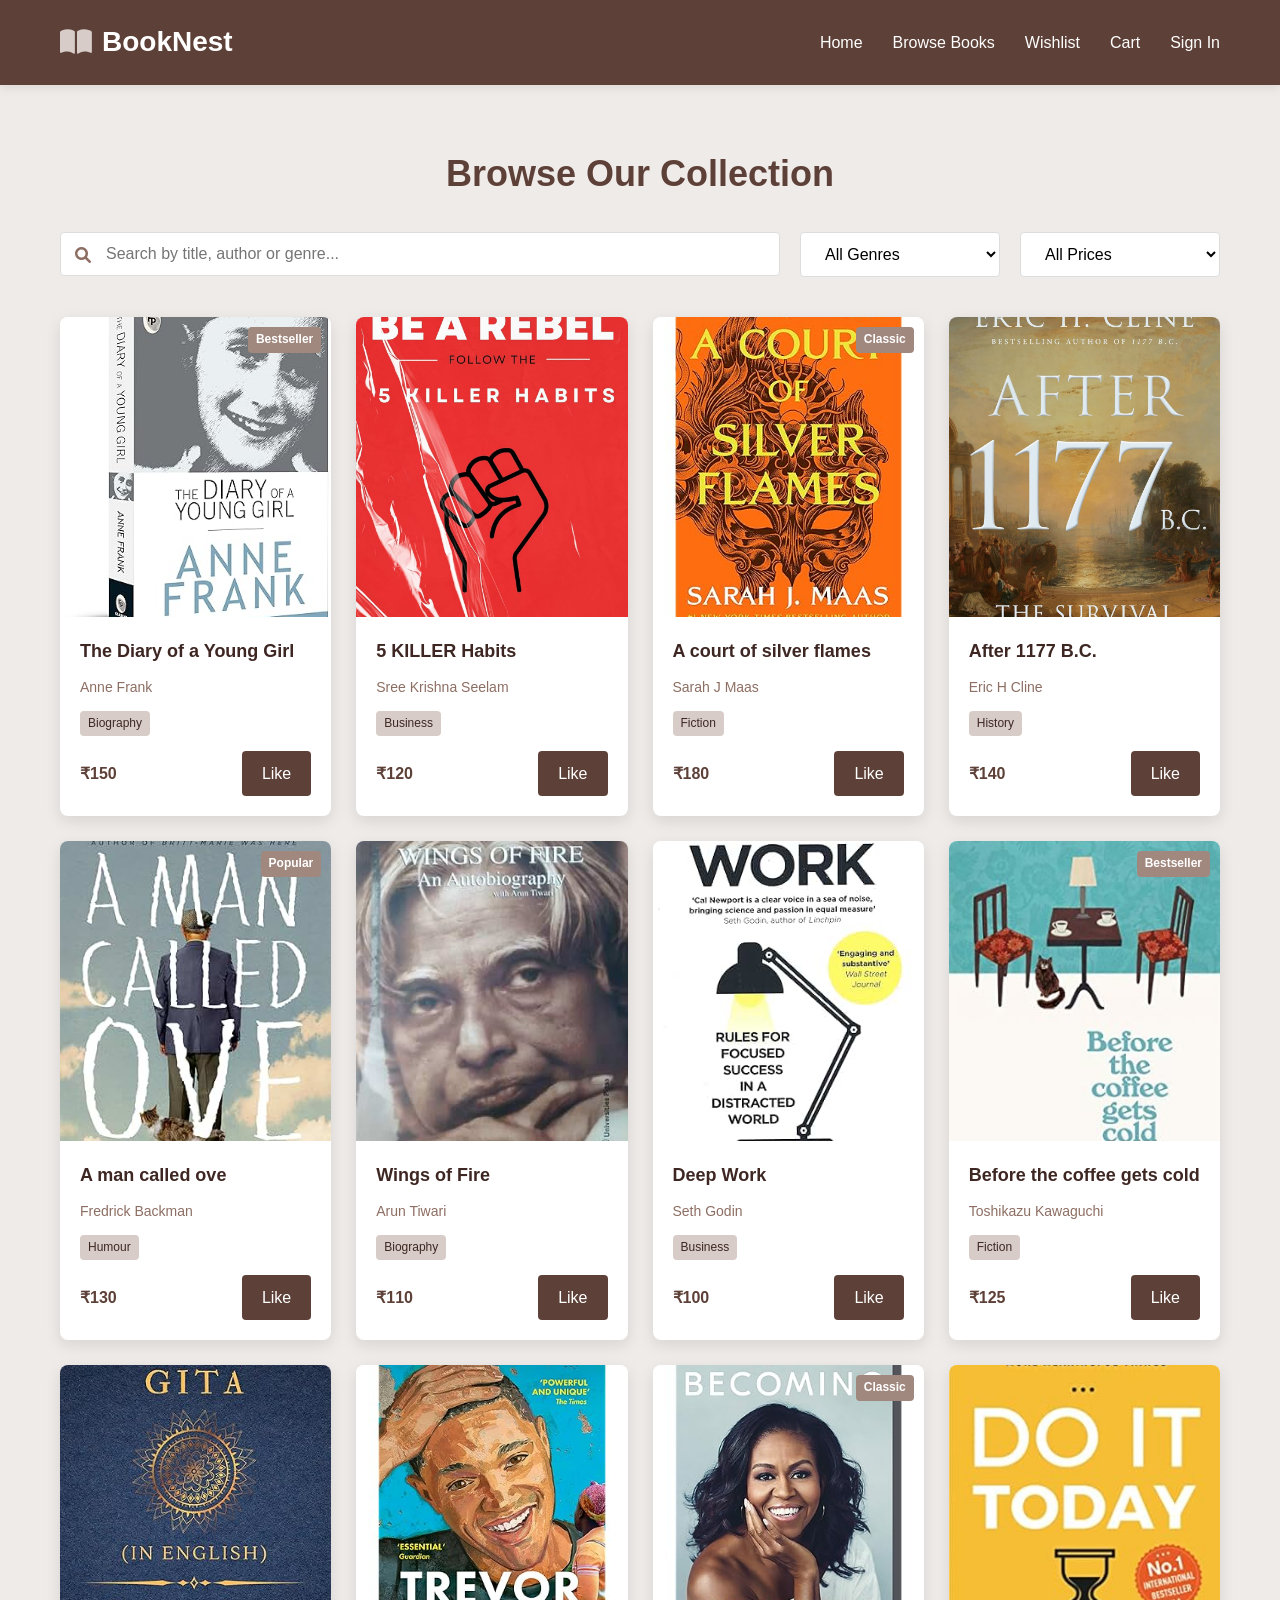
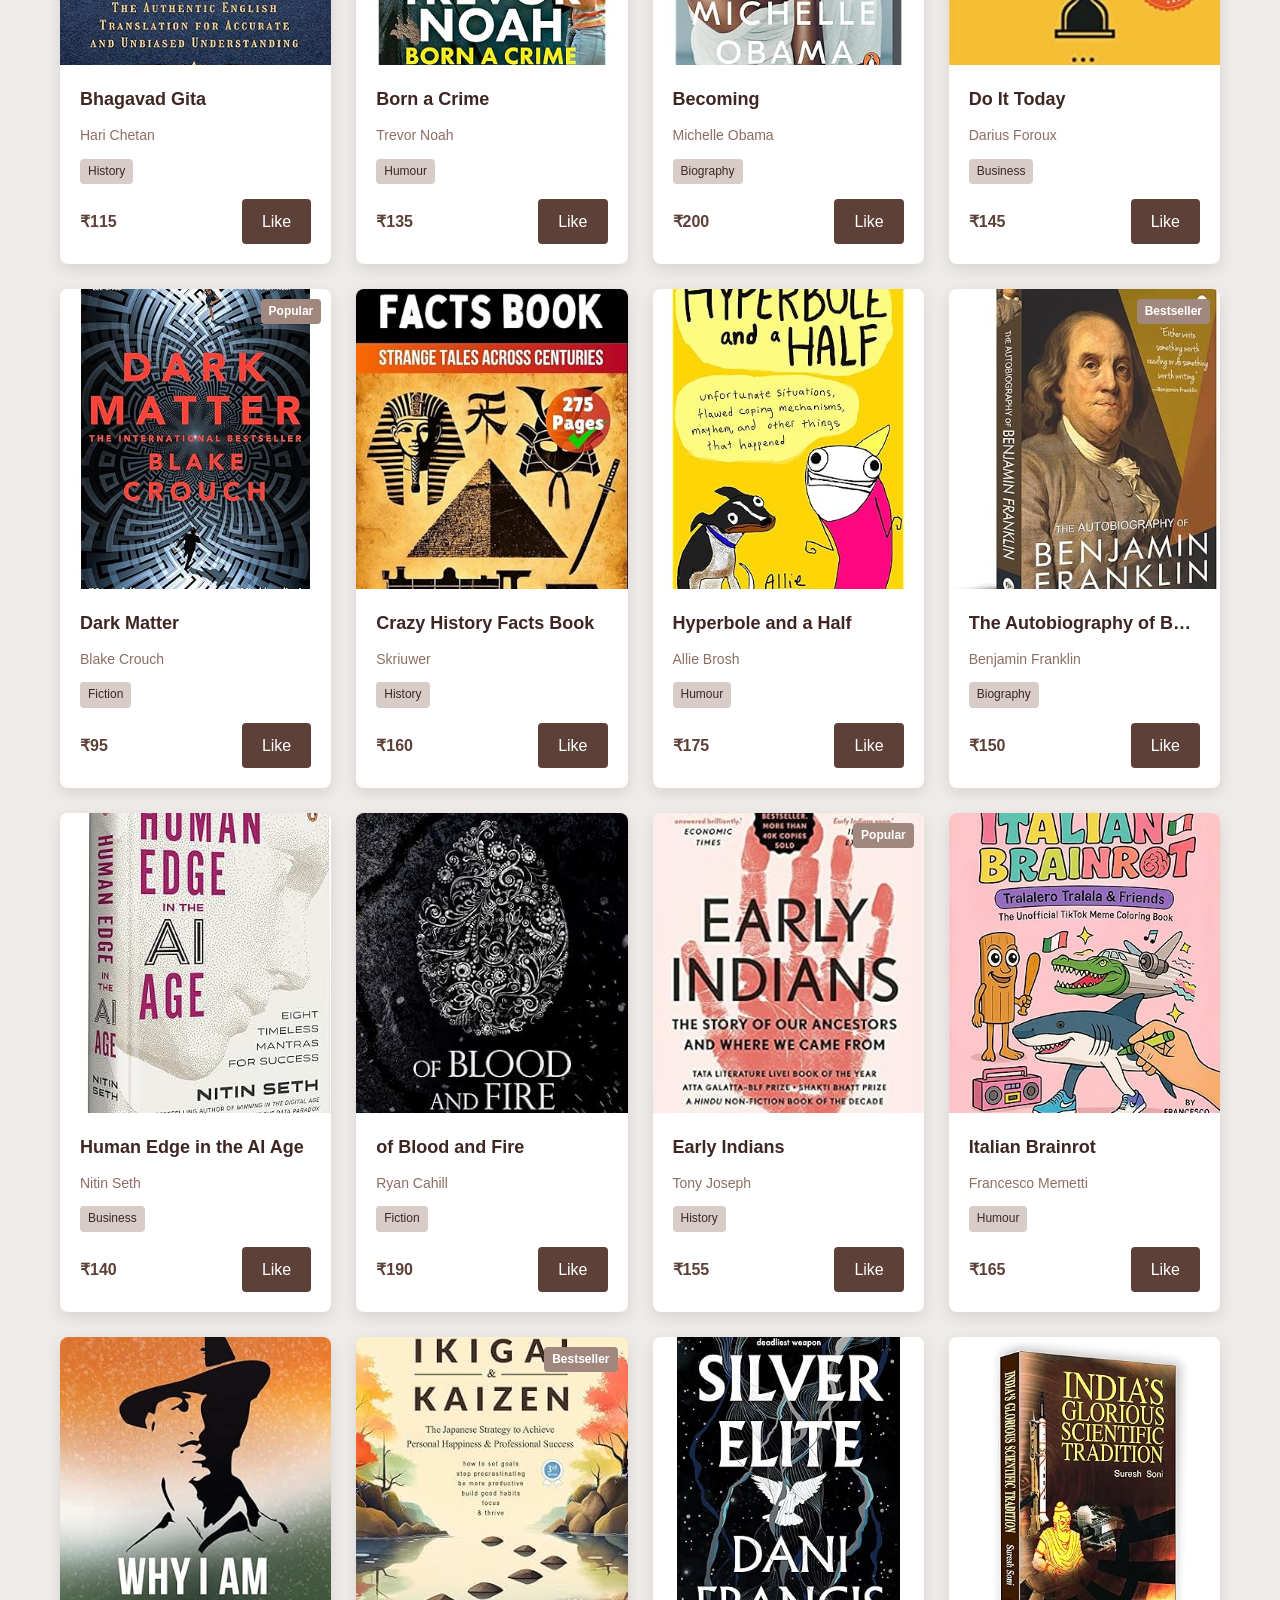
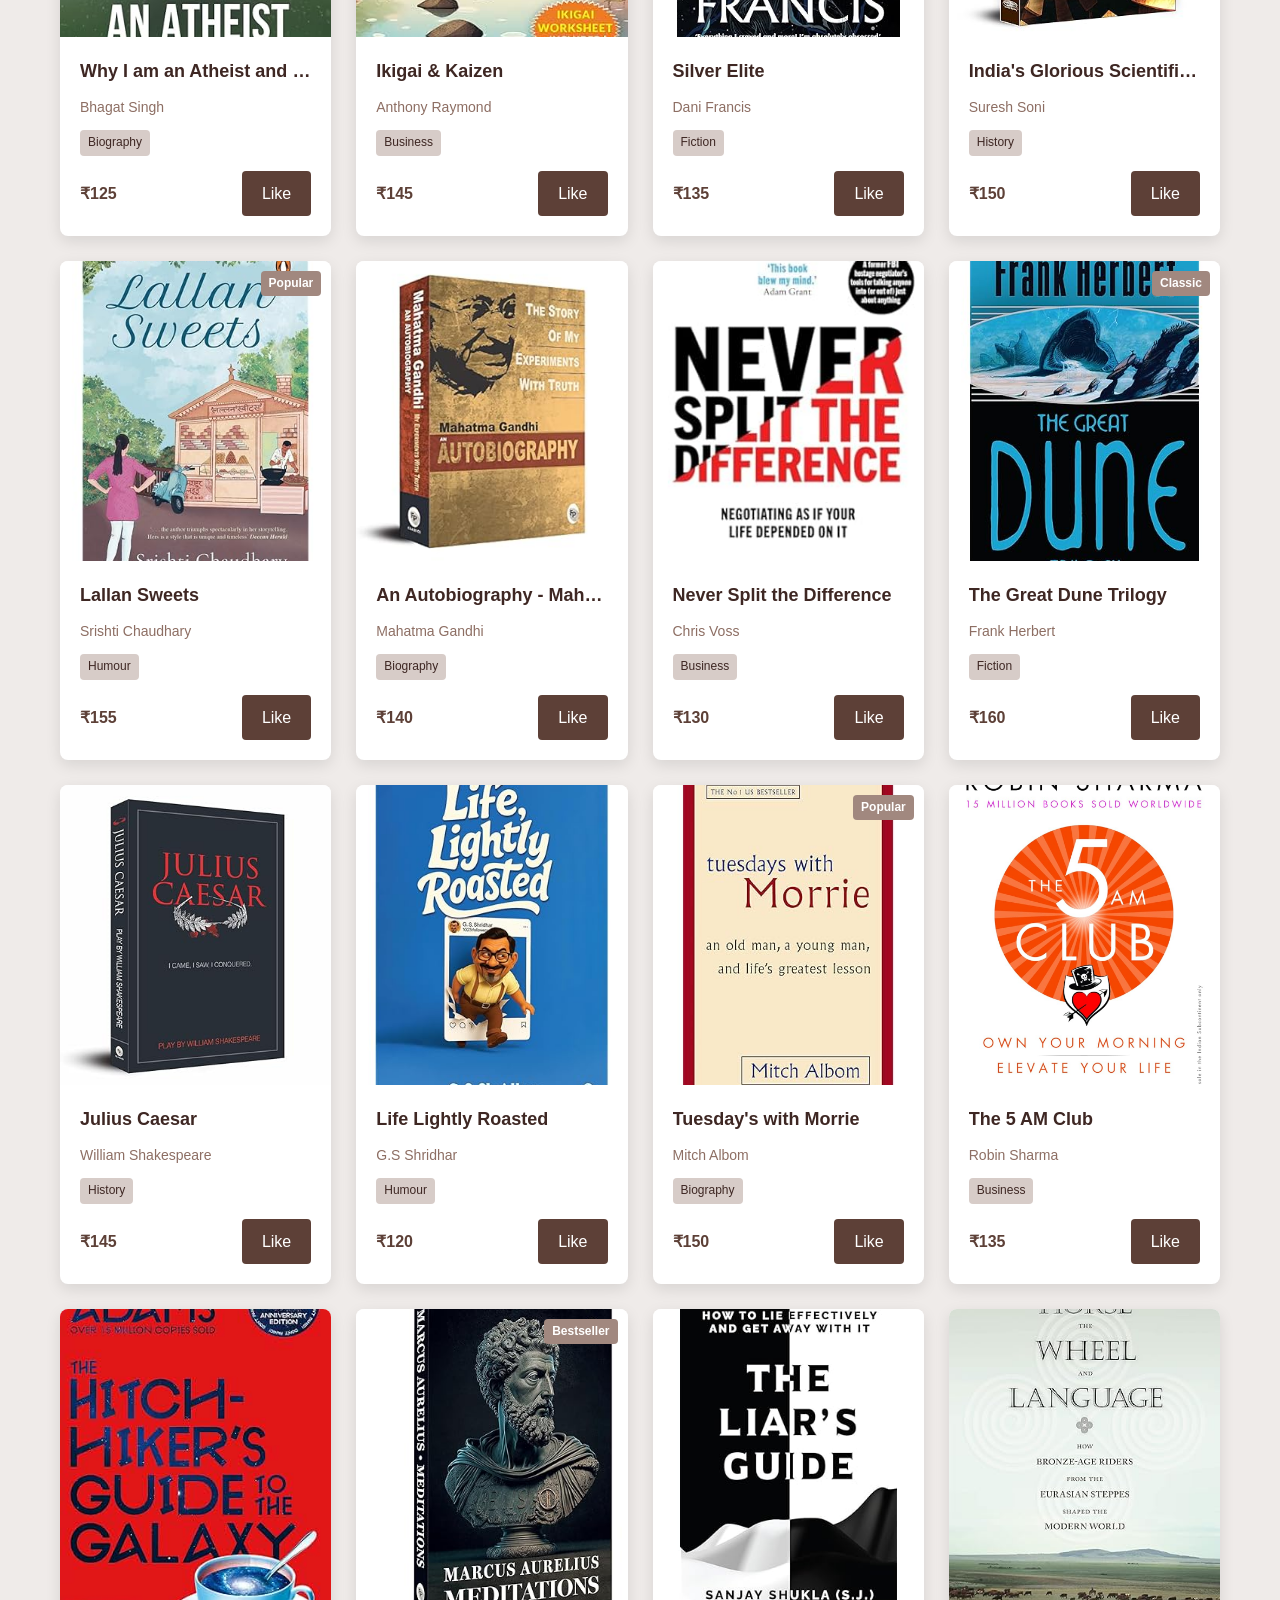
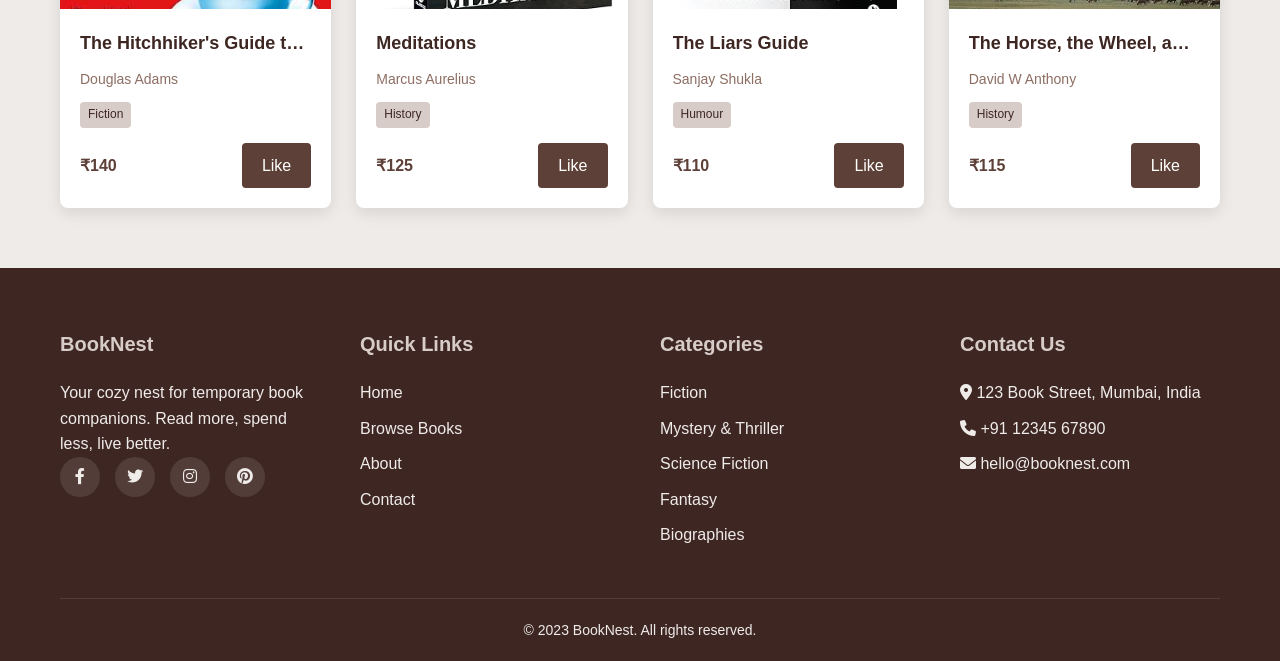
<file: books.html>
<!DOCTYPE html>
<html lang="en">
<head>
    <meta charset="UTF-8">
    <meta name="viewport" content="width=device-width, initial-scale=1.0">
    <title>BookNest | Browse Books</title>
    
    <link rel="stylesheet" href="https://cdnjs.cloudflare.com/ajax/libs/font-awesome/6.0.0-beta3/css/all.min.css">
    <link rel="stylesheet" href="books.css">
</head>
<body>
    <!-- Header -->
    <header>
        <div class="container header-container">
            <div class="logo">
                <i class="fas fa-book-open"></i>
                <span>BookNest</span>
            </div>
            <nav>
                <ul>
                    <li><a href="./index.html">Home</a></li>
                    <li><a href="./books.html">Browse Books</a></li>
                    <li><a href="#">Wishlist</a></li>
                    <li><a href="#">Cart</a></li>
                    <!-- <li><a href="#">Contact</a></li> -->
                    <!-- <li><a href="#" class="btn">Sign In</a></li> -->
                    <li><a href="signin.html">Sign In</a></li>
                </ul>
            </nav>
        </div>
    </header>

    <!-- Browse Books Section -->
    <section class="browse-books">
        <div class="container">
            <h2 class="section-title">Browse Our Collection</h2>
            
            <div class="search-filter">
                <div class="search-box">
                    <i class="fas fa-search"></i>
                    <input type="text" id="search-input" placeholder="Search by title, author or genre...">
                </div>
                <select class="filter-dropdown" id="genre-filter">
                    <option value="">All Genres</option>
                    <option value="fiction">Fiction</option>
                    <option value="mystery">Humour</option>
                    <option value="biography">Biography</option>
                    <option value="history">History</option>
                    <option value="business">Business</option>
                </select>
                <select class="filter-dropdown" id="price-filter">
                    <option value="">All Prices</option>
                    <option value="0-100">Under ₹100</option>
                    <option value="100-200">₹100 - ₹200</option>
                    <option value="200-300">₹200 - ₹300</option>
                    <option value="300">Above ₹300</option>
                </select>
            </div>
            
            <div class="books-grid" id="books-container">
                <!-- Book 1 -->
                <div class="book-card" data-title="The Diary of a Young Girl" data-author="Anne Frank" data-genre="biography" data-price="150">
                    <div class="book-badge">Bestseller</div>
                    <div class="book-cover">
                        <img src="./images/biography/anne frank.jpg" alt="The Diary of a Young Girl">
                    </div>
                    <div class="book-info">
                        <h3>The Diary of a Young Girl</h3>
                        <p class="author">Anne Frank</p>
                        <span class="genre">Biography</span>
                        <div class="rental-info">
                            <div class="rental-price">₹150</div>
                            <a href="#" class="btn">Like</a>
                        </div>
                    </div>
                </div>
                
                <!-- Book 2 -->
                <div class="book-card" data-title="5 KILLER Habits" data-author="Sree Krishna Seelam" data-genre="business" data-price="120">
                    <div class="book-cover">
                        <img src="./images/business/5 KILLER Habits.jpg" alt="5 KILLER Habits">
                    </div>
                    <div class="book-info">
                        <h3>5 KILLER Habits</h3>
                        <p class="author">Sree Krishna Seelam</p>
                        <span class="genre">Business</span>
                        <div class="rental-info">
                            <div class="rental-price">₹120</div>
                            <a href="#" class="btn">Like</a>
                        </div>
                    </div>
                </div>
                
                <!-- Book 3 -->
                <div class="book-card" data-title="A court of silver flames" data-author="Sarah J Maas" data-genre="fiction" data-price="180">
                    <div class="book-badge">Classic</div>
                    <div class="book-cover">
                        <img src="./images/fiction/A court of silver flames - fic.jpg" alt="A court of silver flames">
                    </div>
                    <div class="book-info">
                        <h3>A court of silver flames</h3>
                        <p class="author">Sarah J Maas</p>
                        <span class="genre">Fiction</span>
                        <div class="rental-info">
                            <div class="rental-price">₹180 </div>
                            <a href="#" class="btn">Like</a>
                        </div>
                    </div>
                </div>
                
                <!-- Book 4 -->
                <div class="book-card" data-title="After 1177 B.C." data-author="Eric H Cline" data-genre="history" data-price="140">
                    <div class="book-cover">
                        <img src="./images/history/After 1177 B.C..jpg" alt="After 1177 B.C.">
                    </div>
                    <div class="book-info">
                        <h3>After 1177 B.C.</h3>
                        <p class="author">Eric H Cline</p>
                        <span class="genre">History</span>
                        <div class="rental-info">
                            <div class="rental-price">₹140</div>
                            <a href="#" class="btn">Like</a>
                        </div>
                    </div>
                </div>
                
                <!-- Book 5 -->
                <div class="book-card" data-title="A man called ove" data-author="Fredrick Backman" data-genre="humor" data-price="130">
                    <div class="book-badge">Popular</div>
                    <div class="book-cover">
                        <img src="./images/humor/a man called ove.jpg" alt="A man called ove">
                    </div>
                    <div class="book-info">
                        <h3>A man called ove</h3>
                        <p class="author">Fredrick Backman</p>
                        <span class="genre">Humour</span>
                        <div class="rental-info">
                            <div class="rental-price">₹130</div>
                            <a href="#" class="btn">Like</a>
                        </div>
                    </div>
                </div>

                <!-- Book 6 -->
                <div class="book-card" data-title="Wings of Fire" data-author="Arun Tiwari" data-genre="biography" data-price="110">
                    <div class="book-cover">
                        <img src="./images/biography/apj abdul kalam.jpg" alt="Wings of Fire">
                    </div>
                    <div class="book-info">
                        <h3>Wings of Fire</h3>
                        <p class="author">Arun Tiwari</p>
                        <span class="genre">Biography</span>
                        <div class="rental-info">
                            <div class="rental-price">₹110</div>
                            <a href="#" class="btn">Like</a>
                        </div>
                    </div>
                </div>
                
                <!-- Book 7 -->
                <div class="book-card" data-title="Deep Work" data-author="Seth Godin" data-genre="business" data-price="100">
                    <div class="book-cover">
                        <img src="./images/business/DEEP WORK.jpg" alt="Deep Work">
                    </div>
                    <div class="book-info">
                        <h3>Deep Work</h3>
                        <p class="author">Seth Godin</p>
                        <span class="genre">Business</span>
                        <div class="rental-info">
                            <div class="rental-price">₹100</div>
                            <a href="#" class="btn">Like</a>
                        </div>
                    </div>
                </div>
                
                <!-- Book 8 -->
                <div class="book-card" data-title="Before the coffee gets cold" data-author="Toshikazu Kawaguchi" data-genre="fiction" data-price="125">
                    <div class="book-badge">Bestseller</div>
                    <div class="book-cover">
                        <img src="./images/fiction/before coffee gets cold.jpg" alt="Before the coffee gets cold">
                    </div>
                    <div class="book-info">
                        <h3>Before the coffee gets cold</h3>
                        <p class="author">Toshikazu Kawaguchi</p>
                        <span class="genre">Fiction</span>
                        <div class="rental-info">
                            <div class="rental-price">₹125</div>
                            <a href="#" class="btn">Like</a>
                        </div>
                    </div>
                </div>
                
                <!-- Book 9 -->
                <div class="book-card" data-title="Bhagavad Gita" data-author="Hari Chetan" data-genre="history" data-price="115">
                    <div class="book-cover">
                        <img src="./images/history/Bhagavad Gita.jpg" alt="Bhagavad Gita">
                    </div>
                    <div class="book-info">
                        <h3>Bhagavad Gita</h3>
                        <p class="author">Hari Chetan</p>
                        <span class="genre">History</span>
                        <div class="rental-info">
                            <div class="rental-price">₹115</div>
                            <a href="#" class="btn">Like</a>
                        </div>
                    </div>
                </div>
                
                <!-- Book 10 -->
                <div class="book-card" data-title="Born a Crime" data-author="Trevor Noah" data-genre="humor" data-price="135">
                    <div class="book-cover">
                        <img src="./images/humor/born a crime.jpg" alt="Born a Crime">
                    </div>
                    <div class="book-info">
                        <h3>Born a Crime</h3>
                        <p class="author">Trevor Noah</p>
                        <span class="genre">Humour</span>
                        <div class="rental-info">
                            <div class="rental-price">₹135</div>
                            <a href="#" class="btn">Like</a>
                        </div>
                    </div>
                </div>
              
                <!-- Book 11 -->
                <div class="book-card" data-title="Becoming" data-author="Michelle Obama" data-genre="biography" data-price="200">
                    <div class="book-badge">Classic</div>
                    <div class="book-cover">
                        <img src="./images/biography/becoming.jpg" alt="Becoming">
                    </div>
                    <div class="book-info">
                        <h3>Becoming</h3>
                        <p class="author">Michelle Obama</p>
                        <span class="genre">Biography</span>
                        <div class="rental-info">
                            <div class="rental-price">₹200 </div>
                            <a href="#" class="btn">Like</a>
                        </div>
                    </div>
                </div>
                
                <!-- Book 12 -->
                <div class="book-card" data-title="Do It Today" data-author="Darius Foroux" data-genre="business" data-price="145">
                    <div class="book-cover">
                        <img src="./images/business/Do It Today.jpg" alt="Do It Today">
                    </div>
                    <div class="book-info">
                        <h3>Do It Today</h3>
                        <p class="author">Darius Foroux</p>
                        <span class="genre">Business</span>
                        <div class="rental-info">
                            <div class="rental-price">₹145 </div>
                            <a href="#" class="btn">Like</a>
                        </div>
                    </div>
                </div>
                
                <!-- Book 13 -->
                <div class="book-card" data-title="Dark Matter" data-author="Blake Crouch" data-genre="fiction" data-price="95">
                    <div class="book-badge">Popular</div>
                    <div class="book-cover">
                        <img src="./images/fiction/dark matter.jpg" alt="Dark Matter">
                    </div>
                    <div class="book-info">
                        <h3>Dark Matter</h3>
                        <p class="author">Blake Crouch</p>
                        <span class="genre">Fiction</span>
                        <div class="rental-info">
                            <div class="rental-price">₹95</div>
                            <a href="#" class="btn">Like</a>
                        </div>
                    </div>
                </div>
                
                <!-- Book 14 -->
                <div class="book-card" data-title="Crazy History Facts Book" data-author="Skriuwer" data-genre="history" data-price="160">
                    <div class="book-cover">
                        <img src="./images/history/Crazy History Facts Book.jpg" alt="Crazy History Facts Book">
                    </div>
                    <div class="book-info">
                        <h3>Crazy History Facts Book</h3>
                        <p class="author">Skriuwer</p>
                        <span class="genre">History</span>
                        <div class="rental-info">
                            <div class="rental-price">₹160 </div>
                            <a href="#" class="btn">Like</a>
                        </div>
                    </div>
                </div>
                
                <!-- Book 15 -->
                <div class="book-card" data-title="Hyperbole and a Half" data-author="Allie Brosh" data-genre="humor" data-price="175">
                    <div class="book-cover">
                        <img src="./images/humor/hyperbole and a half.jpg" alt="Hyperbole and a Half">
                    </div>
                    <div class="book-info">
                        <h3>Hyperbole and a Half</h3>
                        <p class="author">Allie Brosh</p>
                        <span class="genre">Humour</span>
                        <div class="rental-info">
                            <div class="rental-price">₹175</div>
                            <a href="#" class="btn">Like</a>
                        </div>
                    </div>
                </div>

                <!-- Book 16 -->
                <div class="book-card" data-title="The Autobiography of Benjamin Franklin" data-author="Benjamin Franklin" data-genre="biography" data-price="150">
                    <div class="book-badge">Bestseller</div>
                    <div class="book-cover">
                        <img src="./images/biography/benjamin franklin.jpg" alt="The Autobiography of Benjamin Franklin">
                    </div>
                    <div class="book-info">
                        <h3>The Autobiography of Benjamin Franklin</h3>
                        <p class="author">Benjamin Franklin</p>
                        <span class="genre">Biography</span>
                        <div class="rental-info">
                            <div class="rental-price">₹150 </div>
                            <a href="#" class="btn">Like</a>
                        </div>
                    </div>
                </div>
                
                <!-- Book 17 -->
                <div class="book-card" data-title="Human Edge in the AI Age" data-author="Nitin Seth" data-genre="business" data-price="140">
                    <div class="book-cover">
                        <img src="./images/business/Human Edge in the AI Age.jpg" alt="Human Edge in the AI Age">
                    </div>
                    <div class="book-info">
                        <h3>Human Edge in the AI Age</h3>
                        <p class="author">Nitin Seth</p>
                        <span class="genre">Business</span>
                        <div class="rental-info">
                            <div class="rental-price">₹140 </div>
                            <a href="#" class="btn">Like</a>
                        </div>
                    </div>
                </div>
                
                <!-- Book 18 -->
                <div class="book-card" data-title="of Blood and Fire" data-author="Ryan Cahill" data-genre="fiction" data-price="190">
                    <div class="book-cover">
                        <img src="./images/fiction/of Blood and Fire - fic.jpg" alt="of Blood and Fire">
                    </div>
                    <div class="book-info">
                        <h3>of Blood and Fire</h3>
                        <p class="author">Ryan Cahill</p>
                        <span class="genre">Fiction</span>
                        <div class="rental-info">
                            <div class="rental-price">₹190 </div>
                            <a href="#" class="btn">Like</a>
                        </div>
                    </div>
                </div>
                
                <!-- Book 19 -->
                <div class="book-card" data-title="Early Indians" data-author="Tony Joseph" data-genre="history" data-price="155">
                    <div class="book-badge">Popular</div>
                    <div class="book-cover">
                        <img src="./images/history/early indians.jpg" alt="Early Indians">
                    </div>
                    <div class="book-info">
                        <h3>Early Indians</h3>
                        <p class="author">Tony Joseph</p>
                        <span class="genre">History</span>
                        <div class="rental-info">
                            <div class="rental-price">₹155 </div>
                            <a href="#" class="btn">Like</a>
                        </div>
                    </div>
                </div>
                
                <!-- Book 20 -->
                <div class="book-card" data-title="Italian Brainrot" data-author="Francesco Memetti" data-genre="humor" data-price="165">
                    <div class="book-cover">
                        <img src="./images/humor/italian brainrot.jpg" alt="Italian Brainrot">
                    </div>
                    <div class="book-info">
                        <h3>Italian Brainrot</h3>
                        <p class="author">Francesco Memetti</p>
                        <span class="genre">Humour</span>
                        <div class="rental-info">
                            <div class="rental-price">₹165 </div>
                            <a href="#" class="btn">Like</a>
                        </div>
                    </div>
                </div>                
                       
                <!-- Book 21 -->
                <div class="book-card" data-title="Why I am an Atheist and other works" data-author="Bhagat Singh" data-genre="biography" data-price="125">
                    <div class="book-cover">
                        <img src="./images/biography/Bhagat Singh.jpg" alt="Why I am an Atheist and other works">
                    </div>
                    <div class="book-info">
                        <h3>Why I am an Atheist and other works</h3>
                        <p class="author">Bhagat Singh</p>
                        <span class="genre">Biography</span>
                        <div class="rental-info">
                            <div class="rental-price">₹125 </div>
                            <a href="#" class="btn">Like</a>
                        </div>
                    </div>
                </div>
                
                <!-- Book 22 -->
                <div class="book-card" data-title="Ikigai & Kaizen" data-author="Anthony Raymond" data-genre="business" data-price="145">
                    <div class="book-badge">Bestseller</div>
                    <div class="book-cover">
                        <img src="./images/business/Ikigai & Kaizen.jpg" alt="Ikigai & Kaizen">
                    </div>
                    <div class="book-info">
                        <h3>Ikigai & Kaizen</h3>
                        <p class="author">Anthony Raymond</p>
                        <span class="genre">Business</span>
                        <div class="rental-info">
                            <div class="rental-price">₹145 </div>
                            <a href="#" class="btn">Like</a>
                        </div>
                    </div>
                </div>
                
                <!-- Book 23 -->
                <div class="book-card" data-title="Silver Elite" data-author="Dani Francis" data-genre="fiction" data-price="135">
                    <div class="book-cover">
                        <img src="./images/fiction/silver elite.jpg" alt="Silver Elite">
                    </div>
                    <div class="book-info">
                        <h3>Silver Elite</h3>
                        <p class="author">Dani Francis</p>
                        <span class="genre">Fiction</span>
                        <div class="rental-info">
                            <div class="rental-price">₹135 </div>
                            <a href="#" class="btn">Like</a>
                        </div>
                    </div>
                </div>
                
                <!-- Book 24 -->
                <div class="book-card" data-title="India's Glorious Scientific Tradition" data-author="Suresh Soni" data-genre="history" data-price="150">
                    <div class="book-cover">
                        <img src="./images/history/India's Glorious Scientific Tradition.jpg" alt="India's Glorious Scientific Tradition">
                    </div>
                    <div class="book-info">
                        <h3>India's Glorious Scientific Tradition</h3>
                        <p class="author">Suresh Soni</p>
                        <span class="genre">History</span>
                        <div class="rental-info">
                            <div class="rental-price">₹150</div>
                            <a href="#" class="btn">Like</a>
                        </div>
                    </div>
                </div>
                
                <!-- Book 25 -->
                <div class="book-card" data-title="Lallan Sweets" data-author="Srishti Chaudhary" data-genre="humor" data-price="155">
                    <div class="book-badge">Popular</div>
                    <div class="book-cover">
                        <img src="./images/humor/lallan sweets.jpg" alt="Lallan Sweets">
                    </div>
                    <div class="book-info">
                        <h3>Lallan Sweets</h3>
                        <p class="author">Srishti Chaudhary</p>
                        <span class="genre">Humour</span>
                        <div class="rental-info">
                            <div class="rental-price">₹155</div>
                            <a href="#" class="btn">Like</a>
                        </div>
                    </div>
                </div>

                <!-- Book 26 -->
                <div class="book-card" data-title="An Autobiography - Mahatma Gandhi" data-author="Mahatma Gandhi" data-genre="biography" data-price="140">
                    <div class="book-cover">
                        <img src="./images/biography/gandhi.jpg" alt="An Autobiography - Mahatma Gandhi">
                    </div>
                    <div class="book-info">
                        <h3>An Autobiography - Mahatma Gandhi</h3>
                        <p class="author">Mahatma Gandhi</p>
                        <span class="genre">Biography</span>
                        <div class="rental-info">
                            <div class="rental-price">₹140 </div>
                            <a href="#" class="btn">Like</a>
                        </div>
                    </div>
                </div>
                
                <!-- Book 27 -->
                <div class="book-card" data-title="Never Split the Difference" data-author="Chris Voss" data-genre="business" data-price="130">
                    <div class="book-cover">
                        <img src="./images/business/Never Split the Difference.jpg" alt="Never Split the Difference">
                    </div>
                    <div class="book-info">
                        <h3>Never Split the Difference</h3>
                        <p class="author">Chris Voss</p>
                        <span class="genre">Business</span>
                        <div class="rental-info">
                            <div class="rental-price">₹130 </div>
                            <a href="#" class="btn">Like</a>
                        </div>
                    </div>
                </div>
                
                <!-- Book 28 -->
                <div class="book-card" data-title="The Great Dune Trilogy" data-author="Frank Herbert" data-genre="fiction" data-price="160">
                    <div class="book-badge">Classic</div>
                    <div class="book-cover">
                        <img src="./images/fiction/the great dune trilogy.jpg" alt="The Great Dune Trilogy">
                    </div>
                    <div class="book-info">
                        <h3>The Great Dune Trilogy</h3>
                        <p class="author">Frank Herbert</p>
                        <span class="genre">Fiction</span>
                        <div class="rental-info">
                            <div class="rental-price">₹160 </div>
                            <a href="#" class="btn">Like</a>
                        </div>
                    </div>
                </div>
                
                <!-- Book 29 -->
                <div class="book-card" data-title="Julius Caesar" data-author="William Shakespeare" data-genre="history" data-price="145">
                    <div class="book-cover">
                        <img src="./images/history/Julius Caesar.jpg" alt="Julius Caesar">
                    </div>
                    <div class="book-info">
                        <h3>Julius Caesar</h3>
                        <p class="author">William Shakespeare</p>
                        <span class="genre">History</span>
                        <div class="rental-info">
                            <div class="rental-price">₹145</div>
                            <a href="#" class="btn">Like</a>
                        </div>
                    </div>
                </div>
                
                <!-- Book 30 -->
                <div class="book-card" data-title="Life Lightly Roasted" data-author="G.S Shridhar" data-genre="humor" data-price="120">
                    <div class="book-cover">
                        <img src="./images/humor/life lightly roasted.jpg" alt="Life Lightly Roasted">
                    </div>
                    <div class="book-info">
                        <h3>Life Lightly Roasted</h3>
                        <p class="author">G.S Shridhar</p>
                        <span class="genre">Humour</span>
                        <div class="rental-info">
                            <div class="rental-price">₹120 </div>
                            <a href="#" class="btn">Like</a>
                        </div>
                    </div>
                </div>
     
                <!-- Book 31 -->
                <div class="book-card" data-title="Tuesday's with Morrie" data-author="Mitch Albom" data-genre="biography" data-price="150">
                    <div class="book-badge">Popular</div>
                    <div class="book-cover">
                        <img src="./images/biography/morrie.jpg" alt="Tuesday's with Morrie">
                    </div>
                    <div class="book-info">
                        <h3>Tuesday's with Morrie</h3>
                        <p class="author">Mitch Albom</p>
                        <span class="genre">Biography</span>
                        <div class="rental-info">
                            <div class="rental-price">₹150 </div>
                            <a href="#" class="btn">Like</a>
                        </div>
                    </div>
                </div>
                
                <!-- Book 32 -->
                <div class="book-card" data-title="The 5 AM Club" data-author="Robin Sharma" data-genre="business" data-price="135">
                    <div class="book-cover">
                        <img src="./images/business/The 5 AM Club.jpg" alt="The 5 AM Club">
                    </div>
                    <div class="book-info">
                        <h3>The 5 AM Club</h3>
                        <p class="author">Robin Sharma</p>
                        <span class="genre">Business</span>
                        <div class="rental-info">
                            <div class="rental-price">₹135 </div>
                            <a href="#" class="btn">Like</a>
                        </div>
                    </div>
                </div>
                
                <!-- Book 33 -->
                <div class="book-card" data-title="The Hitchhiker's Guide to the Galaxy" data-author="Douglas Adams" data-genre="fiction" data-price="140">
                    <div class="book-cover">
                        <img src="./images/fiction/The Hitchhiker's Guide to the Galaxy.jpg" alt="The Hitchhiker's Guide to the Galaxy">
                    </div>
                    <div class="book-info">
                        <h3>The Hitchhiker's Guide to the Galaxy</h3>
                        <p class="author">Douglas Adams</p>
                        <span class="genre">Fiction</span>
                        <div class="rental-info">
                            <div class="rental-price">₹140</div>
                            <a href="#" class="btn">Like</a>
                        </div>
                    </div>
                </div>
                
                <!-- Book 34 -->
                <div class="book-card" data-title="Meditations" data-author="Marcus Aurelius" data-genre="history" data-price="125">
                    <div class="book-badge">Bestseller</div>
                    <div class="book-cover">
                        <img src="./images/history/meditations.jpg" alt="Meditations">
                    </div>
                    <div class="book-info">
                        <h3>Meditations</h3>
                        <p class="author">Marcus Aurelius</p>
                        <span class="genre">History</span>
                        <div class="rental-info">
                            <div class="rental-price">₹125 </div>
                            <a href="#" class="btn">Like</a>
                        </div>
                    </div>
                </div>
                
                <!-- Book 35 -->
                <div class="book-card" data-title="The Liars Guide" data-author="Sanjay Shukla" data-genre="humor" data-price="110">
                    <div class="book-cover">
                        <img src="./images/humor/the liars guide.jpg" alt="The Liars Guide">
                    </div>
                    <div class="book-info">
                        <h3>The Liars Guide</h3>
                        <p class="author">Sanjay Shukla</p>
                        <span class="genre">Humour</span>
                        <div class="rental-info">
                            <div class="rental-price">₹110 </div>
                            <a href="#" class="btn">Like</a>
                        </div>
                    </div>
                </div>
      
                <!-- Book 36 -->
                <div class="book-card" data-title="The Horse, the Wheel, and Language" data-author="David W Anthony" data-genre="history" data-price="115">
                    <div class="book-cover">
                        <img src="./images/history/The Horse, the Wheel, and Language.jpg" alt="The Horse, the Wheel, and Language">
                    </div>
                    <div class="book-info">
                        <h3>The Horse, the Wheel, and Language</h3>
                        <p class="author">David W Anthony</p>
                        <span class="genre">History</span>
                        <div class="rental-info">
                            <div class="rental-price">₹115 </div>
                            <a href="#" class="btn">Like</a>
                        </div>
                    </div>
                </div>
                
                
            </div>
            
            <!-- <div class="pagination">
                <a href="#" class="active">1</a>
                <a href="#">2</a>
                <a href="#">3</a>
                <a href="#">4</a>
                <a href="#">5</a>
                <a href="#"><i class="fas fa-chevron-right"></i></a>
            </div> -->
        </div>
    </section>

    <!-- Footer -->
    <footer>
        <div class="container">
            <div class="footer-grid">
                <div class="footer-col">
                    <h3>BookNest</h3>
                    <p>Your cozy nest for temporary book companions. Read more, spend less, live better.</p>
                    <div class="social-links">
                        <a href="#"><i class="fab fa-facebook-f"></i></a>
                        <a href="#"><i class="fab fa-twitter"></i></a>
                        <a href="#"><i class="fab fa-instagram"></i></a>
                        <a href="#"><i class="fab fa-pinterest"></i></a>
                    </div>
                </div>
                <div class="footer-col">
                    <h3>Quick Links</h3>
                    <ul>
                        <li><a href="index.html">Home</a></li>
                        <li><a href="browse.html">Browse Books</a></li>
                        <li><a href="#">About</a></li>
                        <li><a href="#">Contact</a></li>
                    </ul>
                </div>
                <div class="footer-col">
                    <h3>Categories</h3>
                    <ul>
                        <li><a href="#">Fiction</a></li>
                        <li><a href="#">Mystery & Thriller</a></li>
                        <li><a href="#">Science Fiction</a></li>
                        <li><a href="#">Fantasy</a></li>
                        <li><a href="#">Biographies</a></li>
                    </ul>
                </div>
                <div class="footer-col">
                    <h3>Contact Us</h3>
                    <ul>
                        <li><i class="fas fa-map-marker-alt"></i> 123 Book Street, Mumbai, India</li>
                        <li><i class="fas fa-phone"></i> +91 12345 67890</li>
                        <li><i class="fas fa-envelope"></i> hello@booknest.com</li>
                    </ul>
                </div>
            </div>
            <div class="copyright">
                <p>&copy; 2023 BookNest. All rights reserved.</p>
            </div>
        </div>
    </footer>

    <script>
        // Search functionality
        document.getElementById('search-input').addEventListener('input', function() {
            const searchTerm = this.value.toLowerCase();
            const books = document.querySelectorAll('.book-card');
            
            books.forEach(book => {
                const title = book.getAttribute('data-title').toLowerCase();
                const author = book.getAttribute('data-author').toLowerCase();
                const genre = book.getAttribute('data-genre').toLowerCase();
                
                if (title.includes(searchTerm) || author.includes(searchTerm) || genre.includes(searchTerm)) {
                    book.style.display = 'block';
                } else {
                    book.style.display = 'none';
                }
            });
        });
        
        // Genre filter
        document.getElementById('genre-filter').addEventListener('change', function() {
            const selectedGenre = this.value;
            const books = document.querySelectorAll('.book-card');
            
            books.forEach(book => {
                const genre = book.getAttribute('data-genre');
                
                if (selectedGenre === '' || genre === selectedGenre) {
                    book.style.display = 'block';
                } else {
                    book.style.display = 'none';
                }
            });
        });
        
        // Price filter
        document.getElementById('price-filter').addEventListener('change', function() {
            const selectedPrice = this.value;
            const books = document.querySelectorAll('.book-card');
            
            books.forEach(book => {
                const price = parseInt(book.getAttribute('data-price'));
                let shouldShow = true;
                
                if (selectedPrice === '0-100') {
                    shouldShow = price < 100;
                } else if (selectedPrice === '100-200') {
                    shouldShow = price >= 100 && price <= 200;
                } else if (selectedPrice === '200-300') {
                    shouldShow = price >= 200 && price <= 300;
                } else if (selectedPrice === '300') {
                    shouldShow = price > 300;
                }
                
                if (selectedPrice === '' || shouldShow) {
                    book.style.display = 'block';
                } else {
                    book.style.display = 'none';
                }
            });
        });
    </script>
</body>
</html>
</file>
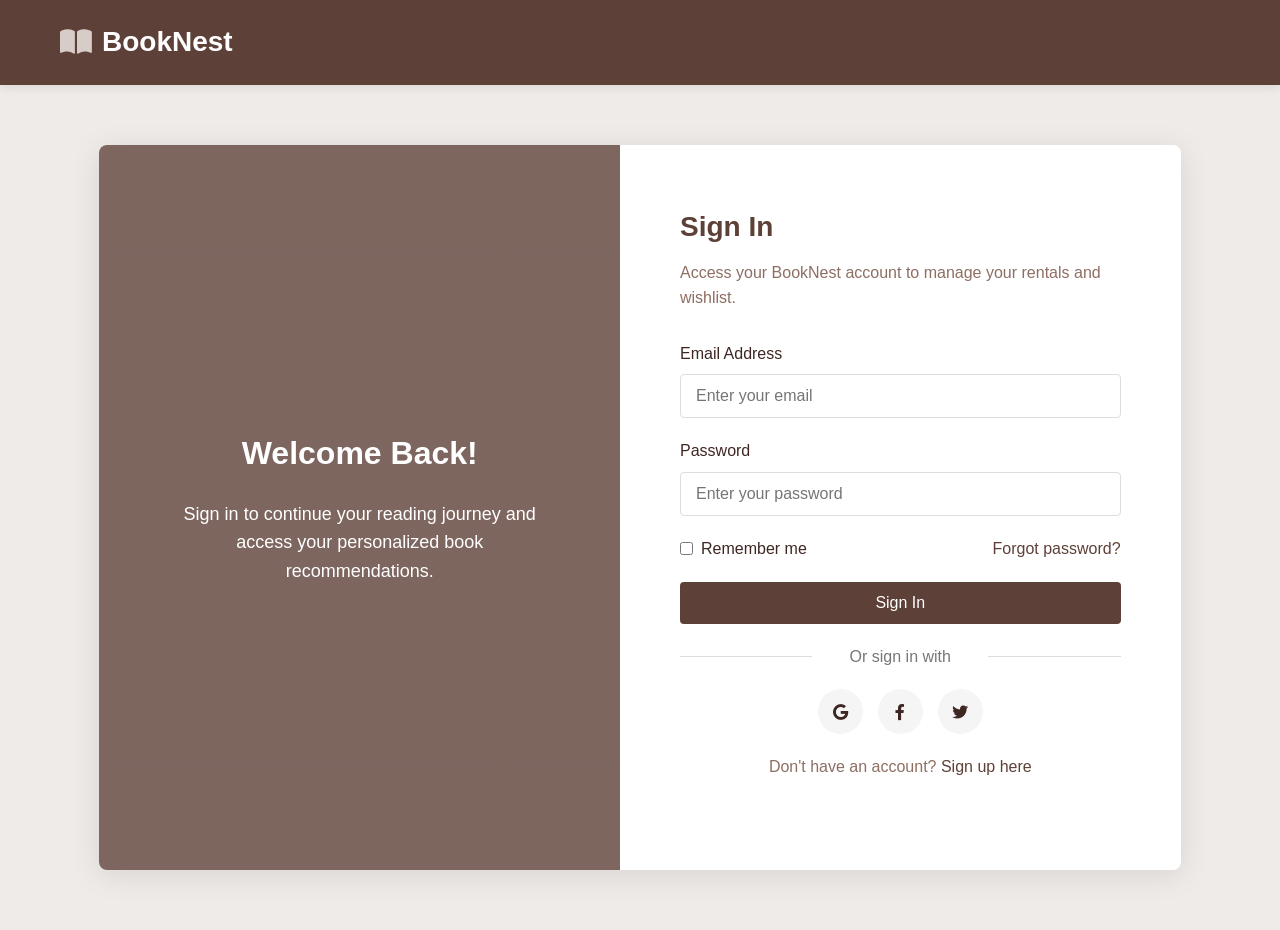
<file: signin.html>
<!DOCTYPE html>
<html lang="en">
<head>
    <meta charset="UTF-8">
    <meta name="viewport" content="width=device-width, initial-scale=1.0">
    <title>BookNest | Sign In</title>
    
    <link rel="stylesheet" href="https://cdnjs.cloudflare.com/ajax/libs/font-awesome/6.0.0-beta3/css/all.min.css">
    <style>
        
        /* Global Styles */
        :root {
            --primary-color: #5d4037;
            --secondary-color: #8d6e63;
            --accent-color: #d7ccc8;
            --light-color: #efebe9;
            --text-color: #3e2723;
            --highlight-color: #a1887f;
        }
        
        * {
            margin: 0;
            padding: 0;
            box-sizing: border-box;
            font-family: 'Segoe UI', Tahoma, Geneva, Verdana, sans-serif;
        }
        
        body {
            background-color: var(--light-color);
            color: var(--text-color);
            line-height: 1.6;
        }
        
        a {
            text-decoration: none;
            color: inherit;
        }
        
        .container {
            max-width: 1200px;
            margin: 0 auto;
            padding: 0 20px;
        }
        
        .btn {
            display: inline-block;
            background: var(--primary-color);
            color: white;
            padding: 12px 25px;
            border: none;
            border-radius: 4px;
            cursor: pointer;
            transition: all 0.3s ease;
            font-size: 16px;
            font-weight: 500;
        }
        
        .btn:hover {
            background: var(--secondary-color);
            transform: translateY(-2px);
        }
        
        /* Header */
        header {
            background-color: var(--primary-color);
            color: white;
            padding: 20px 0;
            box-shadow: 0 2px 10px rgba(0, 0, 0, 0.1);
        }
        
        .header-container {
            display: flex;
            justify-content: space-between;
            align-items: center;
        }
        
        .logo {
            font-size: 28px;
            font-weight: 700;
            display: flex;
            align-items: center;
        }
        
        .logo i {
            margin-right: 10px;
            color: var(--accent-color);
        }
        
        /* Sign In Section */
        .signin-section {
            display: flex;
            min-height: calc(100vh - 80px);
            align-items: center;
            padding: 60px 0;
        }
        
        .signin-container {
            display: flex;
            width: 100%;
            background: white;
            border-radius: 8px;
            box-shadow: 0 5px 30px rgba(0, 0, 0, 0.1);
            overflow: hidden;
        }
        
        .signin-image {
            flex: 1;
            background: linear-gradient(rgba(93, 64, 55, 0.8), rgba(93, 64, 55, 0.8)), 
                        url('https://images.unsplash.com/photo-1507842217343-583bb7270b66?ixlib=rb-1.2.1&auto=format&fit=crop&w=1350&q=80') no-repeat center center/cover;
            display: flex;
            align-items: center;
            justify-content: center;
            color: white;
            padding: 40px;
            flex-direction: column;
            text-align: center;
        }
        
        .signin-image h2 {
            font-size: 32px;
            margin-bottom: 20px;
        }
        
        .signin-image p {
            font-size: 18px;
            max-width: 400px;
        }
        
        .signin-form-container {
            flex: 1;
            padding: 60px;
        }
        
        .signin-form-container h2 {
            font-size: 28px;
            margin-bottom: 10px;
            color: var(--primary-color);
        }
        
        .signin-form-container p {
            margin-bottom: 30px;
            color: var(--secondary-color);
        }
        
        .form-group {
            margin-bottom: 20px;
        }
        
        .form-group label {
            display: block;
            margin-bottom: 8px;
            font-weight: 500;
        }
        
        .form-group input {
            width: 100%;
            padding: 12px 15px;
            border: 1px solid #ddd;
            border-radius: 4px;
            font-size: 16px;
            transition: border 0.3s ease;
        }
        
        .form-group input:focus {
            border-color: var(--primary-color);
            outline: none;
        }
        
        .remember-forgot {
            display: flex;
            justify-content: space-between;
            align-items: center;
            margin-bottom: 20px;
        }
        
        .remember-me {
            display: flex;
            align-items: center;
        }
        
        .remember-me input {
            margin-right: 8px;
        }
        
        .forgot-password a {
            color: var(--primary-color);
            transition: color 0.3s ease;
        }
        
        .forgot-password a:hover {
            color: var(--secondary-color);
        }
        
        .signin-btn {
            width: 100%;
            margin-bottom: 20px;
        }
        
        .social-signin {
            text-align: center;
            margin-bottom: 20px;
        }
        
        .social-signin p {
            position: relative;
            margin-bottom: 20px;
            color: #777;
        }
        
        .social-signin p::before,
        .social-signin p::after {
            content: "";
            position: absolute;
            top: 50%;
            width: 30%;
            height: 1px;
            background: #ddd;
        }
        
        .social-signin p::before {
            left: 0;
        }
        
        .social-signin p::after {
            right: 0;
        }
        
        .social-icons {
            display: flex;
            justify-content: center;
            gap: 15px;
        }
        
        .social-icon {
            width: 45px;
            height: 45px;
            border-radius: 50%;
            display: flex;
            align-items: center;
            justify-content: center;
            background: #f5f5f5;
            color: var(--text-color);
            transition: all 0.3s ease;
        }
        
        .social-icon:hover {
            background: var(--primary-color);
            color: white;
            transform: translateY(-3px);
        }
        
        .signup-link {
            text-align: center;
            margin-top: 20px;
        }
        
        .signup-link a {
            color: var(--primary-color);
            font-weight: 500;
            transition: color 0.3s ease;
        }
        
        .signup-link a:hover {
            color: var(--secondary-color);
        }
        
        /* Responsive */
        @media (max-width: 900px) {
            .signin-container {
                flex-direction: column;
            }
            
            .signin-image {
                padding: 30px;
            }
            
            .signin-form-container {
                padding: 40px;
            }
        }
        
        @media (max-width: 480px) {
            .signin-form-container {
                padding: 30px 20px;
            }
            
            .remember-forgot {
                flex-direction: column;
                align-items: flex-start;
            }
            
            .forgot-password {
                margin-top: 10px;
            }
        }

    </style>
</head>
<body>
    <!-- Header -->
    <header>
        <div class="container header-container">
            <div class="logo">
                <i class="fas fa-book-open"></i>
                <span>BookNest</span>
            </div>
        </div>
    </header>

    <!-- Sign In Section -->
    <section class="signin-section">
        <div class="container">
            <div class="signin-container">
                <div class="signin-image">
                    <h2>Welcome Back!</h2>
                    <p>Sign in to continue your reading journey and access your personalized book recommendations.</p>
                </div>
                <div class="signin-form-container">
                    <h2>Sign In</h2>
                    <p>Access your BookNest account to manage your rentals and wishlist.</p>
                    
                    <form>
                        <div class="form-group">
                            <label for="email">Email Address</label>
                            <input type="email" id="email" placeholder="Enter your email" required>
                        </div>
                        <div class="form-group">
                            <label for="password">Password</label>
                            <input type="password" id="password" placeholder="Enter your password" required>
                        </div>
                        <div class="remember-forgot">
                            <div class="remember-me">
                                <input type="checkbox" id="remember">
                                <label for="remember">Remember me</label>
                            </div>
                            <div class="forgot-password">
                                <a href="#">Forgot password?</a>
                            </div>
                        </div>
                        <button type="submit" class="btn signin-btn">Sign In</button>
                    </form>
                    
                    <div class="social-signin">
                        <p>Or sign in with</p>
                        <div class="social-icons">
                            <a href="#" class="social-icon">
                                <i class="fab fa-google"></i>
                            </a>
                            <a href="#" class="social-icon">
                                <i class="fab fa-facebook-f"></i>
                            </a>
                            <a href="#" class="social-icon">
                                <i class="fab fa-twitter"></i>
                            </a>
                        </div>
                    </div>
                    
                    <div class="signup-link">
                        <p>Don't have an account? <a href="./signup.html">Sign up here</a></p>
                    </div>
                </div>
            </div>
        </div>
    </section>
</body>
</html>
</file>
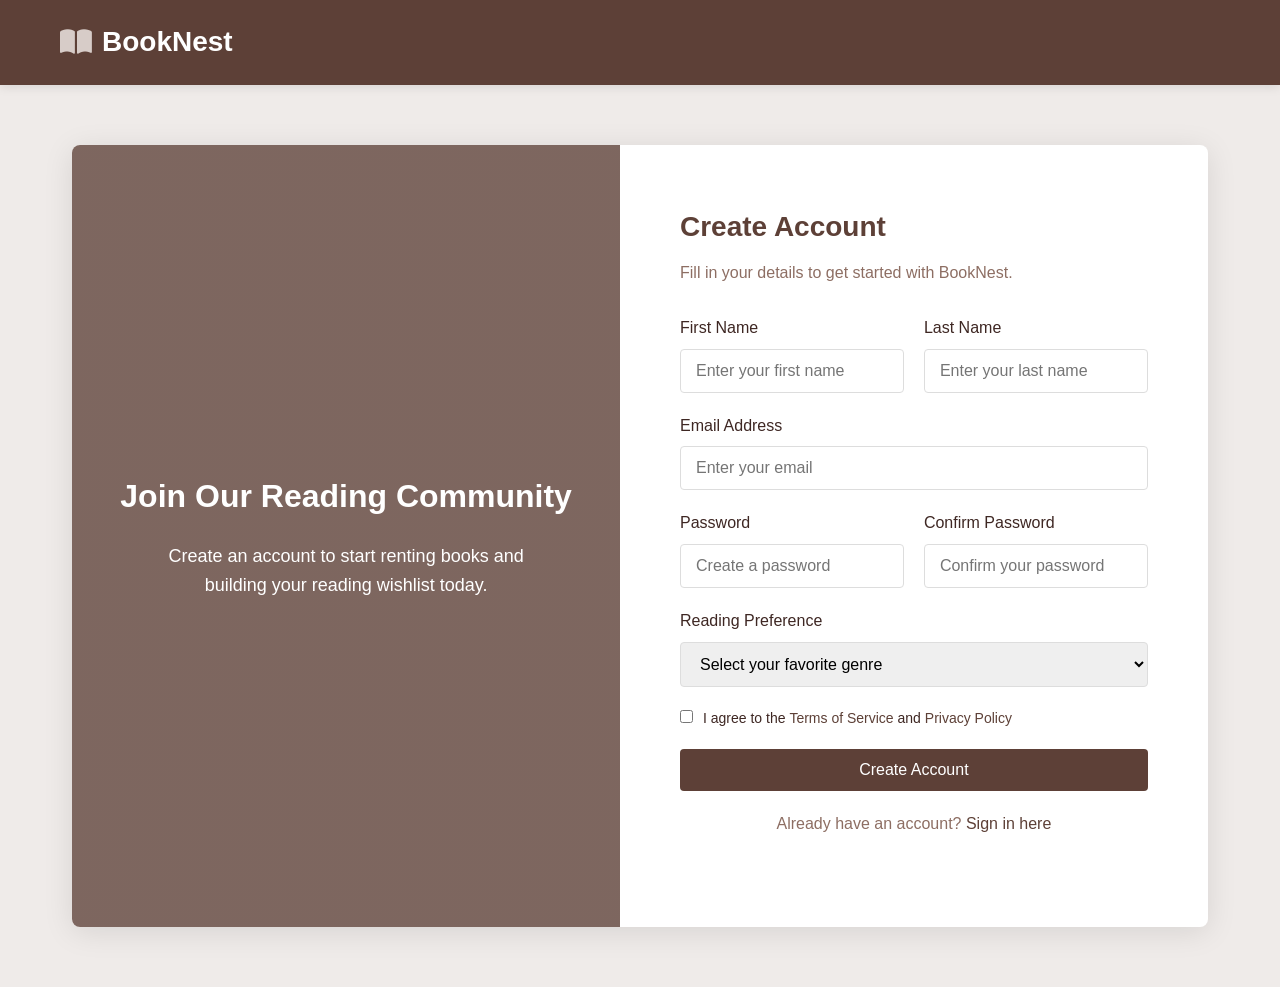
<file: signup.html>
<!DOCTYPE html>
<html lang="en">
<head>
    <meta charset="UTF-8">
    <meta name="viewport" content="width=device-width, initial-scale=1.0">
    <title>BookNest | Create Account</title>
    
    <link rel="stylesheet" href="https://cdnjs.cloudflare.com/ajax/libs/font-awesome/6.0.0-beta3/css/all.min.css">
    <style>
        
        /* Global Styles */
        :root {
            --primary-color: #5d4037;
            --secondary-color: #8d6e63;
            --accent-color: #d7ccc8;
            --light-color: #efebe9;
            --text-color: #3e2723;
            --highlight-color: #a1887f;
        }
        
        * {
            margin: 0;
            padding: 0;
            box-sizing: border-box;
            font-family: 'Segoe UI', Tahoma, Geneva, Verdana, sans-serif;
        }
        
        body {
            background-color: var(--light-color);
            color: var(--text-color);
            line-height: 1.6;
        }
        
        a {
            text-decoration: none;
            color: inherit;
        }
        
        .container {
            max-width: 1200px;
            margin: 0 auto;
            padding: 0 20px;
        }
        
        .btn {
            display: inline-block;
            background: var(--primary-color);
            color: white;
            padding: 12px 25px;
            border: none;
            border-radius: 4px;
            cursor: pointer;
            transition: all 0.3s ease;
            font-size: 16px;
            font-weight: 500;
        }
        
        .btn:hover {
            background: var(--secondary-color);
            transform: translateY(-2px);
        }
        
        /* Header */
        header {
            background-color: var(--primary-color);
            color: white;
            padding: 20px 0;
            box-shadow: 0 2px 10px rgba(0, 0, 0, 0.1);
        }
        
        .header-container {
            display: flex;
            justify-content: space-between;
            align-items: center;
        }
        
        .logo {
            font-size: 28px;
            font-weight: 700;
            display: flex;
            align-items: center;
        }
        
        .logo i {
            margin-right: 10px;
            color: var(--accent-color);
        }
        
        /* Sign Up Section */
        .signup-section {
            display: flex;
            min-height: calc(100vh - 80px);
            align-items: center;
            padding: 60px 0;
        }
        
        .signup-container {
            display: flex;
            width: 100%;
            background: white;
            border-radius: 8px;
            box-shadow: 0 5px 30px rgba(0, 0, 0, 0.1);
            overflow: hidden;
        }
        
        .signup-image {
            flex: 1;
            background: linear-gradient(rgba(93, 64, 55, 0.8), rgba(93, 64, 55, 0.8)), 
                        url('https://images.unsplash.com/photo-1535905557558-afc4877a26fc?ixlib=rb-1.2.1&auto=format&fit=crop&w=1350&q=80') no-repeat center center/cover;
            display: flex;
            align-items: center;
            justify-content: center;
            color: white;
            padding: 40px;
            flex-direction: column;
            text-align: center;
        }
        
        .signup-image h2 {
            font-size: 32px;
            margin-bottom: 20px;
        }
        
        .signup-image p {
            font-size: 18px;
            max-width: 400px;
        }
        
        .signup-form-container {
            flex: 1;
            padding: 60px;
        }
        
        .signup-form-container h2 {
            font-size: 28px;
            margin-bottom: 10px;
            color: var(--primary-color);
        }
        
        .signup-form-container p {
            margin-bottom: 30px;
            color: var(--secondary-color);
        }
        
        .form-row {
            display: flex;
            gap: 20px;
        }
        
        .form-group {
            margin-bottom: 20px;
            flex: 1;
        }
        
        .form-group label {
            display: block;
            margin-bottom: 8px;
            font-weight: 500;
        }
        
        .form-group input, 
        .form-group select {
            width: 100%;
            padding: 12px 15px;
            border: 1px solid #ddd;
            border-radius: 4px;
            font-size: 16px;
            transition: border 0.3s ease;
        }
        
        .form-group input:focus,
        .form-group select:focus {
            border-color: var(--primary-color);
            outline: none;
        }
        
        .terms-conditions {
            display: flex;
            align-items: flex-start;
            margin-bottom: 20px;
        }
        
        .terms-conditions input {
            margin-right: 10px;
            margin-top: 3px;
        }
        
        .terms-conditions label {
            font-size: 14px;
        }
        
        .terms-conditions label a {
            color: var(--primary-color);
            font-weight: 500;
        }
        
        .signup-btn {
            width: 100%;
            margin-bottom: 20px;
        }
        
        .login-link {
            text-align: center;
        }
        
        .login-link a {
            color: var(--primary-color);
            font-weight: 500;
            transition: color 0.3s ease;
        }
        
        .login-link a:hover {
            color: var(--secondary-color);
        }
        
        /* Responsive */
        @media (max-width: 900px) {
            .signup-container {
                flex-direction: column;
            }
            
            .signup-image {
                padding: 30px;
            }
            
            .signup-form-container {
                padding: 40px;
            }
            
            .form-row {
                flex-direction: column;
                gap: 0;
            }
        }
        
        @media (max-width: 480px) {
            .signup-form-container {
                padding: 30px 20px;
            }
        }
    </style>
</head>
<body>
    <!-- Header -->
    <header>
        <div class="container header-container">
            <div class="logo">
                <i class="fas fa-book-open"></i>
                <span>BookNest</span>
            </div>
        </div>
    </header>

    <!-- Sign Up Section -->
    <section class="signup-section">
        <div class="container">
            <div class="signup-container">
                <div class="signup-image">
                    <h2>Join Our Reading Community</h2>
                    <p>Create an account to start renting books and building your reading wishlist today.</p>
                </div>
                <div class="signup-form-container">
                    <h2>Create Account</h2>
                    <p>Fill in your details to get started with BookNest.</p>
                    
                    <form>
                        <div class="form-row">
                            <div class="form-group">
                                <label for="first-name">First Name</label>
                                <input type="text" id="first-name" placeholder="Enter your first name" required>
                            </div>
                            <div class="form-group">
                                <label for="last-name">Last Name</label>
                                <input type="text" id="last-name" placeholder="Enter your last name" required>
                            </div>
                        </div>
                        
                        <div class="form-group">
                            <label for="email">Email Address</label>
                            <input type="email" id="email" placeholder="Enter your email" required>
                        </div>
                        
                        <div class="form-row">
                            <div class="form-group">
                                <label for="password">Password</label>
                                <input type="password" id="password" placeholder="Create a password" required>
                            </div>
                            <div class="form-group">
                                <label for="confirm-password">Confirm Password</label>
                                <input type="password" id="confirm-password" placeholder="Confirm your password" required>
                            </div>
                        </div>
                        
                        <div class="form-group">
                            <label for="reading-preference">Reading Preference</label>
                            <select id="reading-preference">
                                <option value="">Select your favorite genre</option>
                                <option value="fiction">Fiction</option>
                                <option value="mystery">Mystery & Thriller</option>
                                <option value="scifi">Science Fiction & Fantasy</option>
                                <option value="biography">Biographies & Memoirs</option>
                                <option value="history">History</option>
                                <option value="selfhelp">Self-Help</option>
                            </select>
                        </div>
                        
                        <div class="terms-conditions">
                            <input type="checkbox" id="terms" required>
                            <label for="terms">I agree to the <a href="#">Terms of Service</a> and <a href="#">Privacy Policy</a></label>
                        </div>
                        
                        <button type="submit" class="btn signup-btn">Create Account</button>
                    </form>
                    
                    <div class="login-link">
                        <p>Already have an account? <a href="signin.html">Sign in here</a></p>
                    </div>
                </div>
            </div>
        </div>
    </section>
</body>
</html>
</file>
<file: books.css>
/* Global Styles */
        :root {
            --primary-color: #5d4037;
            --secondary-color: #8d6e63;
            --accent-color: #d7ccc8;
            --light-color: #efebe9;
            --text-color: #3e2723;
            --highlight-color: #a1887f;
        }
        
        * {
            margin: 0;
            padding: 0;
            box-sizing: border-box;
            font-family: 'Segoe UI', Tahoma, Geneva, Verdana, sans-serif;
        }
        
        body {
            background-color: var(--light-color);
            color: var(--text-color);
            line-height: 1.6;
        }
        
        a {
            text-decoration: none;
            color: inherit;
        }

        ul{
            list-style: none;
        }
        
        .container {
            max-width: 1200px;
            margin: 0 auto;
            padding: 0 20px;
        }
        
        .btn {
            display: inline-block;
            background: var(--primary-color);
            color: white;
            padding: 10px 20px;
            border: none;
            border-radius: 4px;
            cursor: pointer;
            transition: all 0.3s ease;
        }
        
        .btn:hover {
            background: var(--secondary-color);
            transform: translateY(-2px);
        }
        
        /* Header */
        header {
            background-color: var(--primary-color);
            color: white;
            padding: 20px 0;
            box-shadow: 0 2px 10px rgba(0, 0, 0, 0.1);
            position: sticky;
            top: 0;
            z-index: 100;
        }
        
        .header-container {
            display: flex;
            justify-content: space-between;
            align-items: center;
        }
        
        .logo {
            font-size: 28px;
            font-weight: 700;
            display: flex;
            align-items: center;
        }
        
        .logo i {
            margin-right: 10px;
            color: var(--accent-color);
        }
        
        nav ul {
            display: flex;
        }
        
        nav ul li {
            margin-left: 30px;
        }
        
        nav ul li a {
            font-weight: 500;
            transition: color 0.3s ease;
        }
        
        nav ul li a:hover {
            color: var(--accent-color);
        }
        
        /* Browse Books Section */
        .browse-books {
            padding: 60px 0;
        }
        
        .section-title {
            text-align: center;
            margin-bottom: 30px;
            font-size: 36px;
            color: var(--primary-color);
        }
        
        .search-filter {
            display: flex;
            justify-content: space-between;
            margin-bottom: 40px;
            flex-wrap: wrap;
            gap: 20px;
        }
        
        .search-box {
            flex: 1;
            min-width: 300px;
            position: relative;
        }
        
        .search-box input {
            width: 100%;
            padding: 12px 20px 12px 45px;
            border: 1px solid #ddd;
            border-radius: 4px;
            font-size: 16px;
        }
        
        .search-box i {
            position: absolute;
            left: 15px;
            top: 50%;
            transform: translateY(-50%);
            color: var(--secondary-color);
        }
        
        .filter-dropdown {
            padding: 12px 20px;
            border: 1px solid #ddd;
            border-radius: 4px;
            font-size: 16px;
            background: white;
            min-width: 200px;
        }
        
        .books-grid {
            display: grid;
            grid-template-columns: repeat(auto-fill, minmax(220px, 1fr));
            gap: 25px;
        }
        
        .book-card {
            background: white;
            border-radius: 8px;
            overflow: hidden;
            box-shadow: 0 5px 15px rgba(0, 0, 0, 0.1);
            transition: all 0.3s ease;
            position: relative;
        }
        
        .book-card:hover {
            transform: translateY(-5px);
            box-shadow: 0 10px 20px rgba(0, 0, 0, 0.15);
        }
        
        .book-badge {
            position: absolute;
            top: 10px;
            right: 10px;
            background: var(--highlight-color);
            color: white;
            padding: 3px 8px;
            border-radius: 4px;
            font-size: 12px;
            font-weight: bold;
        }
        
        .book-cover {
            height: 300px;
            overflow: hidden;
        }
        
        .book-cover img {
            width: 100%;
            height: 100%;
            object-fit: cover;
            transition: transform 0.5s ease;
        }
        
        .book-card:hover .book-cover img {
            transform: scale(1.05);
        }
        
        .book-info {
            padding: 20px;
        }
        
        .book-info h3 {
            margin-bottom: 10px;
            font-size: 18px;
            white-space: nowrap;
            overflow: hidden;
            text-overflow: ellipsis;
        }
        
        .book-info .author {
            color: var(--secondary-color);
            margin-bottom: 10px;
            font-size: 14px;
        }
        
        .book-info .genre {
            display: inline-block;
            background: var(--accent-color);
            color: var(--text-color);
            padding: 3px 8px;
            border-radius: 4px;
            font-size: 12px;
            margin-bottom: 15px;
        }
        
        .rental-info {
            display: flex;
            justify-content: space-between;
            align-items: center;
        }
        
        .rental-price {
            font-weight: bold;
            color: var(--primary-color);
            font-size: 16px;
        }
        
        .rental-price span {
            font-size: 14px;
            color: var(--secondary-color);
            text-decoration: line-through;
            margin-left: 5px;
        }
        
        .pagination {
            display: flex;
            justify-content: center;
            margin-top: 50px;
            gap: 10px;
        }
        
        .pagination a {
            display: inline-block;
            width: 40px;
            height: 40px;
            line-height: 40px;
            text-align: center;
            border-radius: 4px;
            background: white;
            color: var(--text-color);
            transition: all 0.3s ease;
        }
        
        .pagination a.active,
        .pagination a:hover {
            background: var(--primary-color);
            color: white;
        }
        
        /* Footer */
        footer {
            background-color: var(--text-color);
            color: var(--light-color);
            padding: 60px 0 20px;
        }
        
        .footer-grid {
            display: grid;
            grid-template-columns: repeat(auto-fit, minmax(200px, 1fr));
            gap: 40px;
            margin-bottom: 40px;
        }
        
        .footer-col h3 {
            font-size: 20px;
            margin-bottom: 20px;
            color: var(--accent-color);
        }
        
        .footer-col ul li {
            margin-bottom: 10px;
        }
        
        .footer-col ul li a:hover {
            color: var(--accent-color);
        }
        
        .social-links {
            display: flex;
            gap: 15px;
        }
        
        .social-links a {
            display: inline-block;
            width: 40px;
            height: 40px;
            background: rgba(255, 255, 255, 0.1);
            border-radius: 50%;
            text-align: center;
            line-height: 40px;
            transition: all 0.3s ease;
        }
        
        .social-links a:hover {
            background: var(--accent-color);
            color: var(--text-color);
            transform: translateY(-3px);
        }
        
        .copyright {
            text-align: center;
            padding-top: 20px;
            border-top: 1px solid rgba(255, 255, 255, 0.1);
            font-size: 14px;
        }
        
        /* Responsive */
        @media (max-width: 768px) {
            .header-container {
                flex-direction: column;
            }
            
            nav ul {
                margin-top: 20px;
                flex-wrap: wrap;
                justify-content: center;
            }
            
            nav ul li {
                margin-left: 15px;
                margin-right: 15px;
            }
            
            .search-filter {
                flex-direction: column;
            }
            
            .search-box {
                min-width: 100%;
            }
        }
</file>
